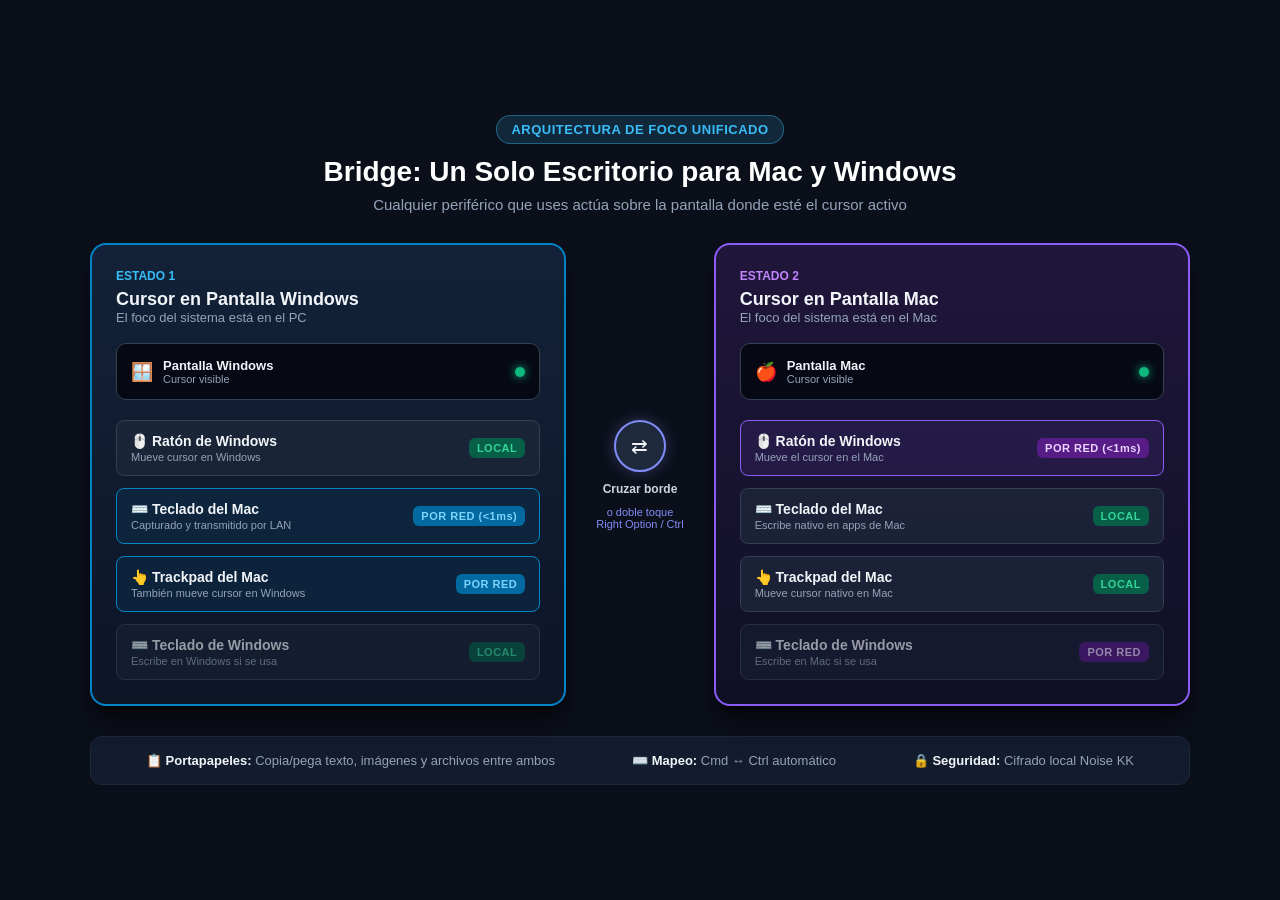
<file: assets/diagram.html>
<!DOCTYPE html>
<html lang="es">
<head>
  <meta charset="UTF-8">
  <meta name="viewport" content="width=device-width, initial-scale=1.0">
  <title>Bridge - Arquitectura de Foco Global Unificado</title>
  <style>
    * { box-sizing: border-box; margin: 0; padding: 0; }
    body {
      background-color: #0b0f19;
      color: #f1f5f9;
      font-family: -apple-system, BlinkMacSystemFont, "Segoe UI", Roboto, Helvetica, Arial, sans-serif;
      padding: 40px 20px;
      display: flex;
      justify-content: center;
      align-items: center;
      min-height: 100vh;
    }
    .container {
      max-width: 1100px;
      width: 100%;
    }
    header {
      margin-bottom: 30px;
      text-align: center;
    }
    .badge-tag {
      display: inline-block;
      background: rgba(56, 189, 248, 0.15);
      border: 1px solid rgba(56, 189, 248, 0.4);
      color: #38bdf8;
      padding: 6px 14px;
      border-radius: 9999px;
      font-size: 13px;
      font-weight: 700;
      margin-bottom: 12px;
      letter-spacing: 0.5px;
    }
    h1 {
      font-size: 28px;
      font-weight: 800;
      color: #ffffff;
      margin-bottom: 8px;
    }
    p.subtitle {
      font-size: 15px;
      color: #94a3b8;
    }
    .grid {
      display: grid;
      grid-template-columns: 1fr auto 1fr;
      gap: 20px;
      align-items: center;
    }
    .card {
      background: #131b2e;
      border-radius: 16px;
      padding: 24px;
      border: 2px solid #1e293b;
      box-shadow: 0 20px 25px -5px rgba(0, 0, 0, 0.5), 0 8px 10px -6px rgba(0, 0, 0, 0.5);
      transition: all 0.3s ease;
    }
    .card.win {
      border-color: #0284c7;
      background: linear-gradient(180deg, #132238 0%, #0d1527 100%);
    }
    .card.mac {
      border-color: #8b5cf6;
      background: linear-gradient(180deg, #20163b 0%, #0f1026 100%);
    }
    .card-header {
      margin-bottom: 18px;
    }
    .card-title {
      font-size: 18px;
      font-weight: 700;
      margin-top: 6px;
    }
    .card-desc {
      font-size: 13px;
      color: #94a3b8;
    }
    .screen-preview {
      background: #060913;
      border: 1px solid #334155;
      border-radius: 10px;
      padding: 14px;
      margin-bottom: 20px;
      display: flex;
      align-items: center;
      justify-content: space-between;
    }
    .screen-preview .info {
      display: flex;
      align-items: center;
      gap: 10px;
    }
    .status-dot {
      width: 10px;
      height: 10px;
      border-radius: 50%;
      background: #10b981;
      box-shadow: 0 0 10px #10b981;
    }
    .device-list {
      display: flex;
      flex-direction: column;
      gap: 12px;
    }
    .device-item {
      background: rgba(30, 41, 59, 0.7);
      border: 1px solid #334155;
      border-radius: 8px;
      padding: 12px 14px;
      display: flex;
      justify-content: space-between;
      align-items: center;
    }
    .device-item.highlight-win {
      border-color: #0284c7;
      background: rgba(2, 132, 199, 0.1);
    }
    .device-item.highlight-mac {
      border-color: #8b5cf6;
      background: rgba(139, 92, 246, 0.1);
    }
    .device-name {
      font-size: 14px;
      font-weight: 600;
    }
    .device-detail {
      font-size: 11px;
      color: #94a3b8;
      margin-top: 2px;
    }
    .tag {
      font-size: 11px;
      font-weight: 800;
      padding: 4px 8px;
      border-radius: 6px;
      letter-spacing: 0.5px;
    }
    .tag-local {
      background: #065f46;
      color: #34d399;
    }
    .tag-net-win {
      background: #0369a1;
      color: #7dd3fc;
    }
    .tag-net-mac {
      background: #581c87;
      color: #e9d5ff;
    }
    .divider-col {
      display: flex;
      flex-direction: column;
      align-items: center;
      gap: 10px;
      padding: 0 10px;
      text-align: center;
    }
    .switch-icon {
      width: 52px;
      height: 52px;
      border-radius: 50%;
      background: #1e293b;
      border: 2px solid #818cf8;
      display: flex;
      align-items: center;
      justify-content: center;
      font-size: 20px;
      box-shadow: 0 0 15px rgba(129, 140, 248, 0.3);
    }
    .divider-label {
      font-size: 12px;
      font-weight: 700;
      color: #cbd5e1;
    }
    .divider-sub {
      font-size: 11px;
      color: #818cf8;
    }
    footer {
      margin-top: 30px;
      background: #131b2e;
      border: 1px solid #1e293b;
      border-radius: 12px;
      padding: 16px 24px;
      display: flex;
      justify-content: space-around;
      flex-wrap: wrap;
      gap: 15px;
      font-size: 13px;
      color: #94a3b8;
    }
    footer strong {
      color: #f1f5f9;
    }
  </style>
</head>
<body>

<div class="container">
  <header>
    <div class="badge-tag">ARQUITECTURA DE FOCO UNIFICADO</div>
    <h1>Bridge: Un Solo Escritorio para Mac y Windows</h1>
    <p class="subtitle">Cualquier periférico que uses actúa sobre la pantalla donde esté el cursor activo</p>
  </header>

  <div class="grid">
    <!-- Card Windows Activo -->
    <div class="card win">
      <div class="card-header">
        <div style="color: #38bdf8; font-size: 12px; font-weight: 700; text-transform: uppercase;">Estado 1</div>
        <div class="card-title">Cursor en Pantalla Windows</div>
        <div class="card-desc">El foco del sistema está en el PC</div>
      </div>

      <div class="screen-preview">
        <div class="info">
          <span style="font-size: 18px;">🪟</span>
          <div>
            <div style="font-size: 13px; font-weight: 700;">Pantalla Windows</div>
            <div style="font-size: 11px; color: #94a3b8;">Cursor visible</div>
          </div>
        </div>
        <div class="status-dot"></div>
      </div>

      <div class="device-list">
        <div class="device-item">
          <div>
            <div class="device-name">🖱️ Ratón de Windows</div>
            <div class="device-detail">Mueve cursor en Windows</div>
          </div>
          <span class="tag tag-local">LOCAL</span>
        </div>

        <div class="device-item highlight-win">
          <div>
            <div class="device-name">⌨️ Teclado del Mac</div>
            <div class="device-detail">Capturado y transmitido por LAN</div>
          </div>
          <span class="tag tag-net-win">POR RED (&lt;1ms)</span>
        </div>

        <div class="device-item highlight-win">
          <div>
            <div class="device-name">👆 Trackpad del Mac</div>
            <div class="device-detail">También mueve cursor en Windows</div>
          </div>
          <span class="tag tag-net-win">POR RED</span>
        </div>

        <div class="device-item" style="opacity: 0.6;">
          <div>
            <div class="device-name">⌨️ Teclado de Windows</div>
            <div class="device-detail">Escribe en Windows si se usa</div>
          </div>
          <span class="tag tag-local">LOCAL</span>
        </div>
      </div>
    </div>

    <!-- Divider / Transition -->
    <div class="divider-col">
      <div class="switch-icon">⇄</div>
      <div class="divider-label">Cruzar borde</div>
      <div class="divider-sub">o doble toque<br>Right Option / Ctrl</div>
    </div>

    <!-- Card Mac Activo -->
    <div class="card mac">
      <div class="card-header">
        <div style="color: #c084fc; font-size: 12px; font-weight: 700; text-transform: uppercase;">Estado 2</div>
        <div class="card-title">Cursor en Pantalla Mac</div>
        <div class="card-desc">El foco del sistema está en el Mac</div>
      </div>

      <div class="screen-preview">
        <div class="info">
          <span style="font-size: 18px;">🍎</span>
          <div>
            <div style="font-size: 13px; font-weight: 700;">Pantalla Mac</div>
            <div style="font-size: 11px; color: #94a3b8;">Cursor visible</div>
          </div>
        </div>
        <div class="status-dot"></div>
      </div>

      <div class="device-list">
        <div class="device-item highlight-mac">
          <div>
            <div class="device-name">🖱️ Ratón de Windows</div>
            <div class="device-detail">Mueve el cursor en el Mac</div>
          </div>
          <span class="tag tag-net-mac">POR RED (&lt;1ms)</span>
        </div>

        <div class="device-item">
          <div>
            <div class="device-name">⌨️ Teclado del Mac</div>
            <div class="device-detail">Escribe nativo en apps de Mac</div>
          </div>
          <span class="tag tag-local">LOCAL</span>
        </div>

        <div class="device-item">
          <div>
            <div class="device-name">👆 Trackpad del Mac</div>
            <div class="device-detail">Mueve cursor nativo en Mac</div>
          </div>
          <span class="tag tag-local">LOCAL</span>
        </div>

        <div class="device-item" style="opacity: 0.6;">
          <div>
            <div class="device-name">⌨️ Teclado de Windows</div>
            <div class="device-detail">Escribe en Mac si se usa</div>
          </div>
          <span class="tag tag-net-mac">POR RED</span>
        </div>
      </div>
    </div>
  </div>

  <footer>
    <div>📋 <strong>Portapapeles:</strong> Copia/pega texto, imágenes y archivos entre ambos</div>
    <div>⌨️ <strong>Mapeo:</strong> Cmd ↔ Ctrl automático</div>
    <div>🔒 <strong>Seguridad:</strong> Cifrado local Noise KK</div>
  </footer>
</div>

</body>
</html>
</file>
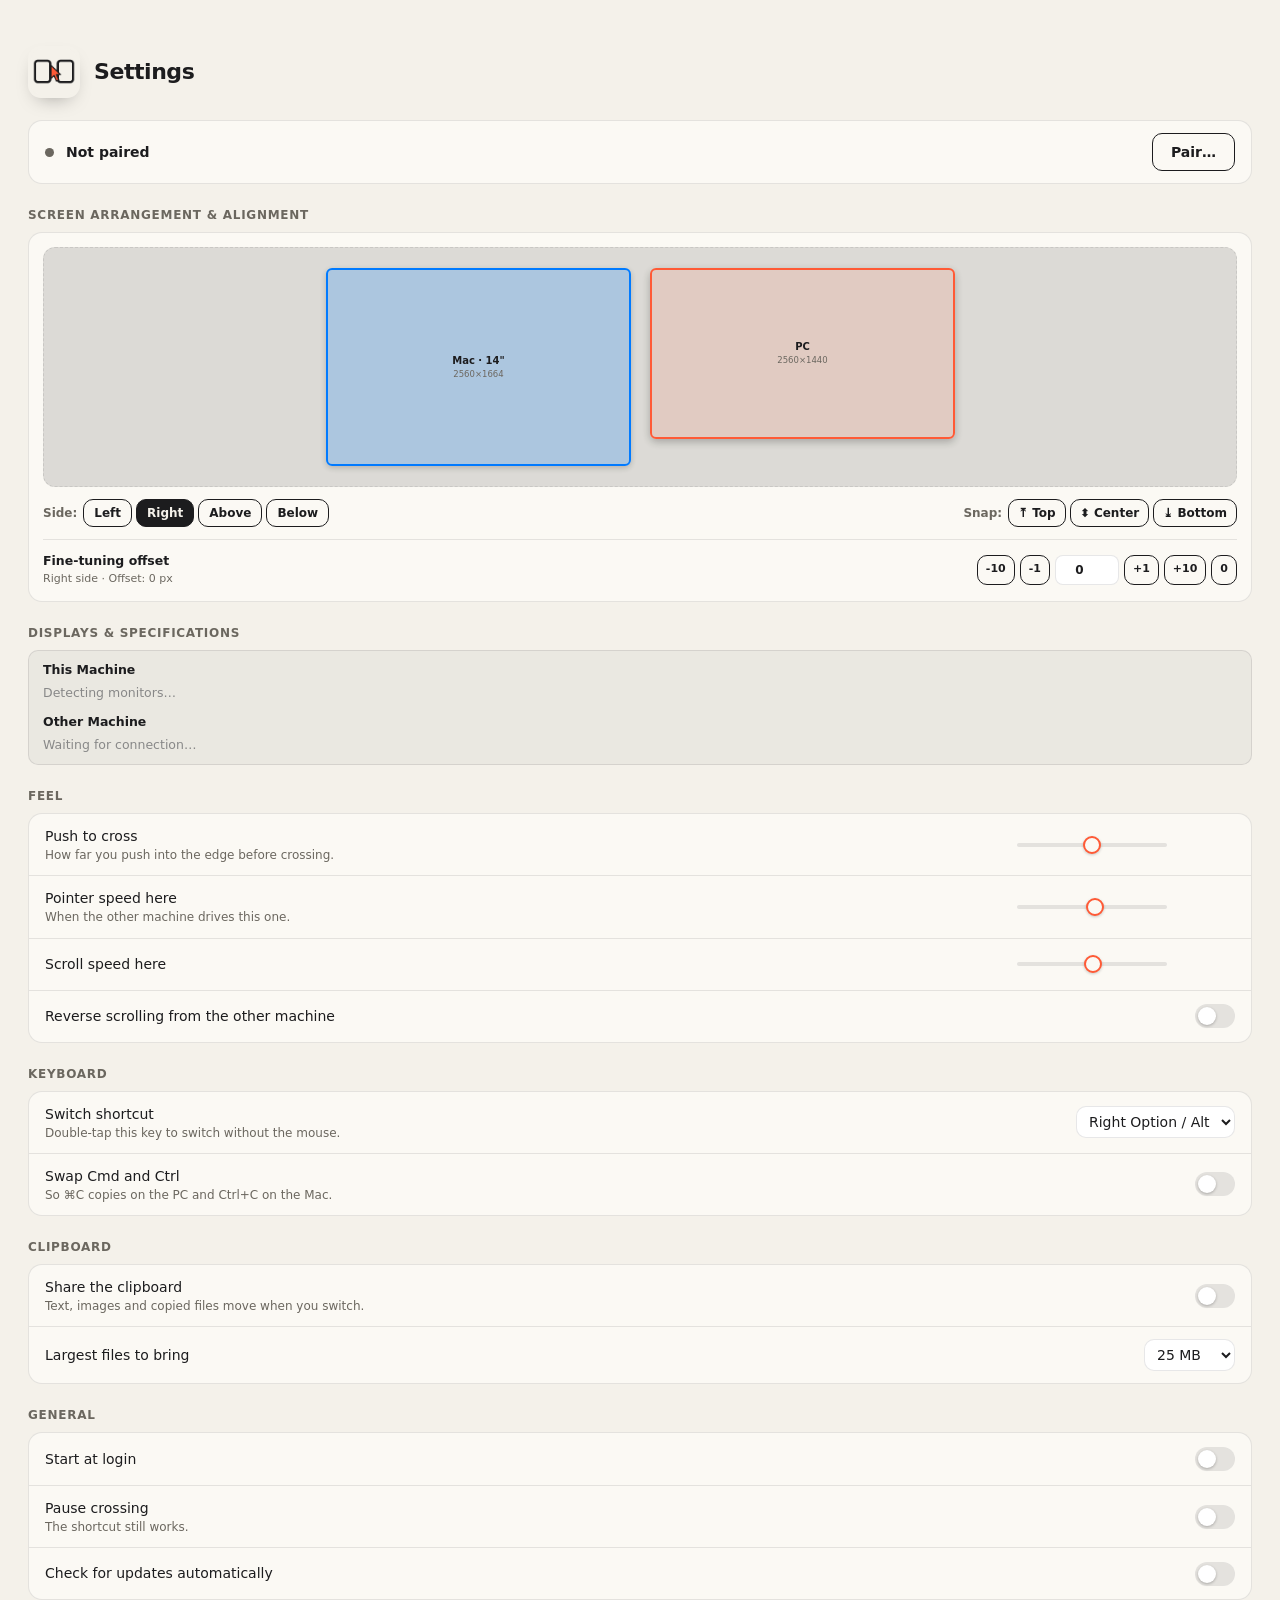
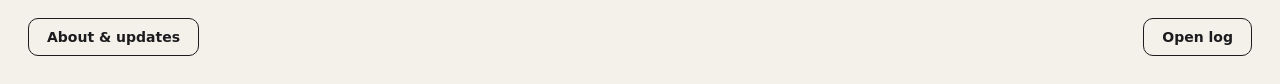
<file: assets/ui/app.html>
<!doctype html>
<html lang="en">
<head>
<meta charset="utf-8">
<meta name="viewport" content="width=device-width, initial-scale=1">
<style>
:root {
  --bg: #f4f1ea; --ink: #1c1c1e; --muted: #6b675f; --line: #1c1c1e1a; --card: #fbf9f4;
  --accent: #ff5a36; --accent-soft: #ff5a361f; --ok: #22a06b; --field: #fff;
  color-scheme: light dark;
}
@media (prefers-color-scheme: dark) {
  :root { --bg: #161513; --ink: #f1ede4; --muted: #a29d93; --line: #f1ede41c; --card: #1f1e1b; --field: #262521; --accent-soft: #ff5a3629; }
}
* { box-sizing: border-box; margin: 0; padding: 0; }
[hidden] { display: none !important; }
html, body { height: 100%; }
body {
  background: var(--bg); color: var(--ink); overflow: hidden auto;
  font: 14px/1.5 -apple-system, BlinkMacSystemFont, "Segoe UI Variable Text", "Segoe UI", system-ui, sans-serif;
  -webkit-font-smoothing: antialiased; user-select: none; -webkit-user-select: none; cursor: default;
}
svg { width: 1em; height: 1em; fill: none; stroke: currentColor; stroke-width: 1.9; stroke-linecap: round; stroke-linejoin: round; }
button { font: inherit; color: inherit; cursor: pointer; }
input, select { font: inherit; color: var(--ink); }
.page { display: none; min-height: 100%; padding: 46px 28px 28px; animation: in .35s cubic-bezier(.2,.8,.2,1); }
body.win .page { padding-top: 28px; }
.page.on { display: block; }
@keyframes in { from { opacity: 0; transform: translateY(8px); } }
.drag { position: fixed; inset: 0 0 auto 0; height: 34px; }
.head { display: flex; align-items: center; gap: 14px; margin-bottom: 22px; }
.head img { width: 52px; height: 52px; border-radius: 13px; box-shadow: 0 8px 20px -10px #0006; }
h1 { font-size: 22px; font-weight: 700; letter-spacing: -.02em; line-height: 1.15; }
h2 { font-size: 12px; font-weight: 600; letter-spacing: .06em; text-transform: uppercase; color: var(--muted); margin: 22px 0 8px; }
.sub { color: var(--muted); }
.btn {
  display: inline-flex; align-items: center; justify-content: center; gap: 8px; min-height: 38px; padding: 0 18px;
  border-radius: 10px; border: 1.5px solid var(--ink); background: transparent; font-weight: 600;
  transition: transform .15s, box-shadow .15s, opacity .2s;
}
.btn:hover { transform: translateY(-1px); box-shadow: 0 3px 0 var(--ink); }
.btn:active { transform: translateY(1px); box-shadow: none; }
.btn.primary { background: var(--ink); color: var(--bg); }
.btn.danger { border-color: #d6453a; color: #d6453a; }
.btn.danger:hover { box-shadow: 0 3px 0 #d6453a; }
.btn:disabled { opacity: .4; pointer-events: none; }
.btn svg { width: 16px; height: 16px; }
.link { border: 0; background: none; color: var(--accent); font-weight: 600; text-decoration: underline; text-underline-offset: 3px; }
.row { display: flex; gap: 10px; align-items: center; }
.grow { flex: 1; }
.card { padding: 16px; border-radius: 14px; background: var(--card); border: 1px solid var(--line); }
.status { min-height: 22px; margin-top: 12px; font-size: 13px; color: var(--muted); text-align: center; }
.status.err { color: #d6453a; }
.shake { animation: shake .4s; }
@keyframes shake { 20%, 60% { transform: translateX(-6px); } 40%, 80% { transform: translateX(6px); } }

/* Segmented control */
.seg { display: grid; grid-template-columns: 1fr 1fr; padding: 3px; border-radius: 11px; background: var(--line); margin-bottom: 22px; }
.seg button { border: 0; background: none; padding: 7px; border-radius: 8px; font-weight: 600; color: var(--muted); transition: all .2s; }
.seg button.on { background: var(--card); color: var(--ink); box-shadow: 0 1px 3px #0002; }

/* Pairing digits */
.digits { display: flex; justify-content: center; gap: 8px; margin: 8px 0 6px; }
.digits .sep { width: 10px; align-self: center; height: 2px; background: var(--muted); }
.digit {
  width: 46px; height: 60px; display: grid; place-items: center; border-radius: 12px;
  border: 1.5px solid var(--ink); background: var(--field); box-shadow: 0 3px 0 var(--ink);
  font: 600 28px/1 ui-monospace, "SF Mono", "Cascadia Mono", Consolas, monospace;
}
.show .digit { opacity: 0; transform: translateY(10px); animation: pop .45s cubic-bezier(.3,1.5,.5,1) forwards; }
@keyframes pop { to { opacity: 1; transform: none; } }
input.digit { text-align: center; outline: none; caret-color: var(--accent); }
input.digit:focus { border-color: var(--accent); box-shadow: 0 3px 0 var(--accent); }
.where { text-align: center; color: var(--muted); font-size: 13px; margin-top: 14px; }
.where b { color: var(--ink); font-family: ui-monospace, "SF Mono", Consolas, monospace; font-weight: 500; }
.waiting { display: flex; justify-content: center; align-items: center; gap: 10px; margin-top: 18px; color: var(--muted); }
.spin { width: 16px; height: 16px; border-radius: 50%; border: 2px solid var(--line); border-top-color: var(--accent); animation: spin .8s linear infinite; }
@keyframes spin { to { transform: rotate(360deg); } }
.field { width: 100%; height: 38px; padding: 0 12px; border-radius: 10px; border: 1.5px solid var(--line); background: var(--field); outline: none; }
.field:focus { border-color: var(--accent); }
.done { text-align: center; padding: 30px 0 10px; }
.tick { width: 72px; height: 72px; margin: 0 auto 16px; border-radius: 50%; display: grid; place-items: center; background: var(--ok); color: #fff; animation: pop .5s cubic-bezier(.3,1.6,.5,1) both; }
.tick svg { width: 38px; height: 38px; stroke-width: 3; stroke-dasharray: 30; stroke-dashoffset: 30; animation: draw .5s .25s forwards; }
@keyframes draw { to { stroke-dashoffset: 0; } }

/* Settings */
.list { border-radius: 14px; background: var(--card); border: 1px solid var(--line); overflow: hidden; }
.item { display: flex; align-items: center; gap: 14px; padding: 12px 16px; min-height: 52px; }
.item + .item { border-top: 1px solid var(--line); }
.item .t { flex: 1; }
.item .t small { display: block; color: var(--muted); font-size: 12px; line-height: 1.35; }
.toggle { position: relative; width: 40px; height: 24px; flex: none; border-radius: 99px; background: var(--line); border: 0; transition: background .2s; }
.toggle::after { content: ""; position: absolute; top: 3px; left: 3px; width: 18px; height: 18px; border-radius: 50%; background: #fff; box-shadow: 0 1px 3px #0004; transition: transform .25s cubic-bezier(.3,1.4,.5,1); }
.toggle.on { background: var(--accent); }
.toggle.on::after { transform: translateX(16px); }
input[type=range] { -webkit-appearance: none; appearance: none; width: 150px; height: 4px; border-radius: 4px; background: var(--line); outline: none; }
input[type=range]::-webkit-slider-thumb { -webkit-appearance: none; width: 18px; height: 18px; border-radius: 50%; background: var(--card); border: 2px solid var(--accent); box-shadow: 0 1px 3px #0003; }
.val { width: 54px; text-align: right; font-variant-numeric: tabular-nums; color: var(--muted); font-size: 13px; }
select.field { width: auto; height: 32px; padding: 0 8px; }
.layout { display: grid; place-items: center; padding: 16px; }
.layout .pad { position: relative; width: 250px; height: 150px; }
.layout .me { position: absolute; inset: 34px 62px; border-radius: 10px; border: 2px solid var(--ink); display: grid; place-items: center; font-weight: 600; font-size: 13px; background: var(--field); }
.layout .side { position: absolute; border: 2px dashed var(--line); border-radius: 8px; background: none; color: var(--muted); font-size: 12px; transition: all .2s; }
.layout .side:hover { border-color: var(--accent); color: var(--accent); }
.layout .side.on { border: 2px solid var(--accent); background: var(--accent-soft); color: var(--ink); font-weight: 600; }
.side.left { left: 0; top: 34px; bottom: 34px; width: 54px; }
.side.right { right: 0; top: 34px; bottom: 34px; width: 54px; }
.side.top { top: 0; left: 62px; right: 62px; height: 28px; }
.side.bottom { bottom: 0; left: 62px; right: 62px; height: 28px; }
.peer { display: flex; align-items: center; gap: 12px; }
.dot { width: 9px; height: 9px; border-radius: 50%; background: var(--muted); }
.dot.on { background: var(--ok); box-shadow: 0 0 0 4px #22a06b33; }

/* Welcome */
.steps { display: grid; gap: 10px; }
.step { display: flex; gap: 14px; align-items: center; padding: 14px 16px; border-radius: 14px; background: var(--card); border: 1px solid var(--line); transition: border-color .3s; }
.step .n { flex: none; width: 30px; height: 30px; border-radius: 50%; display: grid; place-items: center; font-weight: 700; background: var(--line); transition: all .3s; }
.step.ok .n { background: var(--ok); color: #fff; }
.step.ok { border-color: #22a06b55; }
.step .t { flex: 1; }
.step .t small { display: block; color: var(--muted); font-size: 12px; }
.step.ok .btn { display: none; }

/* About */
.center { text-align: center; }
.big-icon { width: 96px; height: 96px; border-radius: 22px; box-shadow: 0 12px 28px -12px #0007; animation: float 5s ease-in-out infinite; }
@keyframes float { 50% { transform: translateY(-5px); } }
.bar { height: 6px; border-radius: 6px; background: var(--line); overflow: hidden; margin-top: 14px; }
.bar i { display: block; height: 100%; width: 0; background: var(--accent); transition: width .2s; }
.notes { margin-top: 12px; max-height: 120px; overflow: auto; text-align: left; font-size: 12.5px; color: var(--muted); white-space: pre-wrap; user-select: text; -webkit-user-select: text; }

/* Banner */
body.banner { background: transparent; overflow: hidden; }
.toast {
  position: absolute; inset: 8px; display: flex; align-items: center; gap: 12px; padding: 12px 14px;
  border-radius: 16px; background: color-mix(in srgb, var(--card) 94%, transparent); border: 1px solid var(--line);
  box-shadow: 0 10px 30px -10px #0006; animation: slide .45s cubic-bezier(.2,.9,.25,1.2);
  -webkit-backdrop-filter: blur(20px); backdrop-filter: blur(20px);
}
.toast.out { animation: away .3s ease-in forwards; }
@keyframes slide { from { opacity: 0; transform: translateX(40px); } }
@keyframes away { to { opacity: 0; transform: translateX(40px); } }
.toast img { width: 38px; height: 38px; border-radius: 9px; flex: none; }
.toast b { display: block; font-size: 13.5px; }
.toast span { display: block; font-size: 12.5px; color: var(--muted); line-height: 1.35; overflow: hidden; display: -webkit-box; -webkit-line-clamp: 2; -webkit-box-orient: vertical; }
.toast .x { position: absolute; top: 6px; right: 8px; border: 0; background: none; color: var(--muted); opacity: 0; transition: opacity .2s; font-size: 15px; }
.toast:hover .x { opacity: 1; }
</style>
</head>
<body>
<div class="drag" data-drag></div>

<!-- Welcome -->
<section class="page" id="welcome">
  <div class="head"><img data-icon alt=""><div><h1>Welcome to Bridge</h1><p class="sub">Three quick steps and you're set.</p></div></div>
  <div class="steps">
    <div class="step" id="st-install"><span class="n">1</span><div class="t"><b data-os="mac">Move to Applications</b><b data-os="win">Install Bridge</b>
      <small data-os="mac">So it can start at login and keep its permissions.</small><small data-os="win">Into Program Files, with a Start menu entry. Windows will ask for permission.</small></div>
      <button class="btn" data-cmd="install"><span data-os="mac">Move</span><span data-os="win">Install</span></button></div>
    <div class="step" id="st-perm" data-os="mac"><span class="n">2</span><div class="t"><b>Allow Accessibility</b><small>Lets Bridge read and send keyboard and mouse input. Switch Bridge on in the list.</small></div>
      <button class="btn" data-cmd="openAccessibility">Open Settings</button></div>
    <div class="step" id="st-pair"><span class="n" data-num></span><div class="t"><b>Pair with your other machine</b><small>One shows a code, the other types it in.</small></div>
      <button class="btn primary" data-open="pair">Pair</button></div>
  </div>
  <div class="row" style="margin-top:22px"><span class="grow"></span><button class="btn" data-cmd="close" id="welcome-done">Later</button></div>
</section>

<!-- Pair -->
<section class="page" id="pair">
  <div class="head"><img data-icon alt=""><div><h1>Pair your machines</h1><p class="sub">Do this once. They'll find each other after that.</p></div></div>
  <div class="seg"><button data-tab="show" class="on">Show a code</button><button data-tab="enter">Enter a code</button></div>
  <div id="tab-show">
    <div class="digits show" id="code-show"></div>
    <p class="where">On the other machine choose <b>Pair → Enter a code</b>.<br>This machine: <b id="me-name">…</b> at <b id="me-ip">…</b></p>
    <div class="waiting" id="waiting"><span class="spin"></span>Waiting for the other machine…</div>
  </div>
  <div id="tab-enter" hidden>
    <div class="digits" id="code-enter"></div>
    <p class="where" id="addr-hint"><button class="link" id="addr-toggle">Can't find it? Enter its address</button></p>
    <div id="addr-row" hidden style="margin:12px auto 0;max-width:300px"><input class="field" id="addr" placeholder="e.g. 192.168.1.20" spellcheck="false" inputmode="decimal"></div>
    <div class="row" style="justify-content:center;margin-top:18px"><button class="btn primary" id="join" disabled>Pair</button></div>
  </div>
  <div id="pair-done" class="done" hidden><div class="tick"><svg viewBox="0 0 24 24"><path d="m5 12.5 4.5 4.5L19 7.5"/></svg></div><h1 id="done-title">Paired</h1><p class="sub" style="margin-top:6px">Push the pointer off the edge to cross over.</p>
    <div class="row" style="justify-content:center;margin-top:22px"><button class="btn primary" data-cmd="close">Done</button></div></div>
  <p class="status" id="pair-status"></p>
</section>

<!-- Settings -->
<section class="page" id="settings">
  <div class="head"><img data-icon alt=""><div><h1>Settings</h1><p class="sub" id="ver"></p></div></div>
  <div class="list"><div class="item peer"><span class="dot" id="peer-dot"></span><div class="t"><b id="peer-name">Not paired</b><small id="peer-sub"></small></div>
    <button class="btn" data-open="pair" id="pair-btn">Pair…</button><button class="btn danger" id="unpair" hidden>Unpair</button></div></div>

  <h2>Screen Arrangement &amp; Alignment</h2>
  <div class="list" style="padding:14px;background:var(--card);border-radius:14px;border:1px solid var(--line);margin-bottom:14px;">
    <!-- Interactive Canvas Stage -->
    <div id="layout-stage" style="position:relative;width:100%;height:240px;border-radius:12px;background:rgba(0,0,0,0.12);border:1px dashed var(--line);overflow:hidden;display:flex;align-items:center;justify-content:center;touch-action:none;-webkit-user-select:none;user-select:none;">
      
      <!-- Magnetic Snap Guideline Indicators -->
      <div id="snap-guide-h" style="position:absolute;left:0;right:0;height:1px;background:var(--accent);display:none;pointer-events:none;z-index:10;box-shadow:0 0 6px var(--accent);"></div>
      <div id="snap-guide-v" style="position:absolute;top:0;bottom:0;width:1px;background:var(--accent);display:none;pointer-events:none;z-index:10;box-shadow:0 0 6px var(--accent);"></div>

      <!-- Local Machine Screens Cluster (Interactive & Draggable) -->
      <div id="local-cluster" style="position:absolute;z-index:4;cursor:grab;touch-action:none;transition:box-shadow .15s;"></div>

      <!-- Peer Machine Screens Cluster (Interactive & Draggable) -->
      <div id="peer-cluster" style="position:absolute;z-index:5;cursor:grab;touch-action:none;transition:box-shadow .15s;"></div>

      <!-- Live Snap Notification Overlay -->
      <div id="snap-badge" style="position:absolute;bottom:8px;padding:3px 10px;border-radius:99px;background:rgba(0,0,0,0.7);color:#fff;font-size:11px;font-weight:600;display:none;z-index:20;backdrop-filter:blur(8px);-webkit-backdrop-filter:blur(8px);">Magnetic Snap</div>
    </div>

    <!-- Quick Presets and Edge Selectors -->
    <div style="display:flex;align-items:center;justify-content:space-between;margin-top:12px;gap:8px;flex-wrap:wrap;">
      <div class="row" style="gap:4px;">
        <span style="font-size:12px;color:var(--muted);font-weight:600;margin-right:2px;">Side:</span>
        <button class="btn side-btn" style="min-height:28px;padding:0 10px;font-size:12px;" data-side="left">Left</button>
        <button class="btn side-btn" style="min-height:28px;padding:0 10px;font-size:12px;" data-side="right">Right</button>
        <button class="btn side-btn" style="min-height:28px;padding:0 10px;font-size:12px;" data-side="top">Above</button>
        <button class="btn side-btn" style="min-height:28px;padding:0 10px;font-size:12px;" data-side="bottom">Below</button>
      </div>

      <div class="row" style="gap:4px;" id="align-presets">
        <span style="font-size:12px;color:var(--muted);font-weight:600;margin-right:2px;">Snap:</span>
        <button class="btn" id="btn-align-start" style="min-height:28px;padding:0 9px;font-size:12px;" title="Align Tops / Lefts">⤒ Top</button>
        <button class="btn" id="btn-align-center" style="min-height:28px;padding:0 9px;font-size:12px;" title="Center Align">⬍ Center</button>
        <button class="btn" id="btn-align-end" style="min-height:28px;padding:0 9px;font-size:12px;" title="Align Bottoms / Rights">⤓ Bottom</button>
      </div>
    </div>

    <!-- Manual Fine-Tuning Controls -->
    <div style="display:flex;align-items:center;justify-content:space-between;margin-top:12px;padding-top:12px;border-top:1px solid var(--line);gap:10px;flex-wrap:wrap;">
      <div style="display:flex;flex-direction:column;">
        <b style="font-size:12.5px;">Fine-tuning offset</b>
        <small style="color:var(--muted);font-size:11px;" id="offset-sub">Drag screen or use buttons for exact pixel alignment</small>
      </div>
      <div class="row" style="gap:5px;">
        <button class="btn" id="btn-fine-sub-10" style="min-height:30px;padding:0 8px;font-size:11px;" title="-10 px">-10</button>
        <button class="btn" id="btn-fine-sub-1" style="min-height:30px;padding:0 8px;font-size:11px;" title="-1 px">-1</button>
        <input type="number" id="offset-val-input" style="width:64px;height:30px;text-align:center;border-radius:8px;border:1.5px solid var(--line);background:var(--field);font-weight:600;font-size:12px;" value="0">
        <button class="btn" id="btn-fine-add-1" style="min-height:30px;padding:0 8px;font-size:11px;" title="+1 px">+1</button>
        <button class="btn" id="btn-fine-add-10" style="min-height:30px;padding:0 8px;font-size:11px;" title="+10 px">+10</button>
        <button class="btn" id="btn-fine-zero" style="min-height:30px;padding:0 8px;font-size:11px;" title="Reset to 0">0</button>
      </div>
    </div>
  </div>

  <h2>Displays &amp; Specifications</h2>
  <div class="list" id="displays-list" style="font-size:12.5px;padding:10px 14px;background:rgba(128,128,128,0.08);border-radius:10px;margin-bottom:14px;">
    <div id="local-displays-box" style="margin-bottom:10px;">
      <div style="font-weight:600;margin-bottom:4px;" id="local-disp-title">This Machine</div>
      <div id="local-disp-items" style="color:var(--sub, #888);">Detecting monitors…</div>
    </div>
    <div id="peer-displays-box">
      <div style="font-weight:600;margin-bottom:4px;" id="peer-disp-title">Other Machine</div>
      <div id="peer-disp-items" style="color:var(--sub, #888);">Waiting for connection…</div>
    </div>
  </div>

  <h2>Feel</h2>
  <div class="list">
    <div class="item"><div class="t">Push to cross<small>How far you push into the edge before crossing.</small></div><input type="range" min="0" max="150" step="5" data-key="edge_resistance"><span class="val" data-fmt="px"></span></div>
    <div class="item"><div class="t">Pointer speed here<small>When the other machine drives this one.</small></div><input type="range" min="0.5" max="3" step="0.1" data-key="incoming_pointer_scale"><span class="val" data-fmt="x"></span></div>
    <div class="item"><div class="t">Scroll speed here</div><input type="range" min="0.25" max="4" step="0.05" data-key="incoming_scroll_scale"><span class="val" data-fmt="x"></span></div>
    <div class="item"><div class="t">Reverse scrolling from the other machine</div><button class="toggle" data-key="invert_incoming_scroll"></button></div>
  </div>

  <h2>Keyboard</h2>
  <div class="list">
    <div class="item"><div class="t">Switch shortcut<small>Double-tap this key to switch without the mouse.</small></div>
      <select class="field" data-key="hotkey" data-num>
        <option value="230">Right Option / Alt</option><option value="228">Right Control</option><option value="231">Right ⌘ / Win</option><option value="229">Right Shift</option><option value="57">Caps Lock</option>
      </select></div>
    <div class="item"><div class="t">Swap Cmd and Ctrl<small>So ⌘C copies on the PC and Ctrl+C on the Mac.</small></div><button class="toggle" data-key="swap_cmd_ctrl"></button></div>
  </div>

  <h2>Clipboard</h2>
  <div class="list">
    <div class="item"><div class="t">Share the clipboard<small>Text, images and copied files move when you switch.</small></div><button class="toggle" data-key="share_clipboard"></button></div>
    <div class="item"><div class="t">Largest files to bring</div>
      <select class="field" data-key="max_clipboard_files_mb" data-num><option value="25">25 MB</option><option value="100">100 MB</option><option value="200">200 MB</option><option value="500">500 MB</option></select></div>
  </div>

  <h2>General</h2>
  <div class="list">
    <div class="item"><div class="t">Start at login</div><button class="toggle" data-special="autostart"></button></div>
    <div class="item"><div class="t">Pause crossing<small>The shortcut still works.</small></div><button class="toggle" data-key="paused"></button></div>
    <div class="item" data-os="win"><div class="t">Keep the pointer in full-screen apps<small>Games and films don't lose it to the Mac.</small></div><button class="toggle" data-key="block_in_fullscreen"></button></div>
    <div class="item"><div class="t">Check for updates automatically</div><button class="toggle" data-key="check_updates"></button></div>
  </div>
  <div class="row" style="margin-top:18px"><button class="btn" data-open="about">About &amp; updates</button><span class="grow"></span><button class="btn" data-cmd="openLog">Open log</button>
    <button class="btn danger" data-cmd="uninstall" data-os="win">Uninstall</button></div>
</section>

<!-- About -->
<section class="page" id="about">
  <div class="center" style="padding-top:10px"><img data-icon class="big-icon" alt="">
    <h1 style="margin-top:16px">Bridge</h1><p class="sub" id="about-ver"></p>
    <div class="card" style="margin-top:22px" id="upd">
      <div class="row" style="justify-content:center"><span class="spin" id="upd-spin" hidden></span><b id="upd-title">Check for updates</b></div>
      <div class="notes" id="upd-notes" hidden></div>
      <div class="bar" id="upd-bar" hidden><i id="upd-fill"></i></div>
      <div class="row" style="justify-content:center;margin-top:14px"><button class="btn" id="upd-check">Check now</button><button class="btn primary" id="upd-install" hidden>Install and relaunch</button></div>
    </div>
    <p class="sub" style="margin-top:18px;font-size:12.5px">One keyboard and mouse for a Mac and a PC.<br>Free for personal use · by Ishan Malu</p>
    <div class="row" style="justify-content:center;margin-top:12px"><button class="link" data-url="https://bridge.ishanmalu.dev">Website</button><button class="link" data-url="https://github.com/ishanmalu/bridge">Source</button></div>
  </div>
</section>

<!-- Banner -->
<section class="page" id="banner" style="padding:0">
  <div class="toast" id="toast"><img data-icon alt=""><div class="grow"><b id="t-title"></b><span id="t-body"></span></div><button class="x" data-cmd="close" aria-label="Dismiss">✕</button></div>
</section>

<script>
(() => {
  // Inside Bridge, window.BRIDGE is set by the app. Opened in a browser, it previews: ?page=pair&os=win
  const q = new URLSearchParams(location.search);
  const B = window.BRIDGE || { page: q.get('page') || 'settings', os: q.get('os') || 'mac', icon: '../icon-256.png', preview: true };
  const $ = (s, r = document) => r.querySelector(s), $$ = (s, r = document) => [...r.querySelectorAll(s)];
  const send = (m) => window.ipc && window.ipc.postMessage(JSON.stringify(m));
  document.body.classList.add(B.os);
  if (B.page === 'banner') document.body.classList.add('banner');
  $$('[data-os]').forEach((el) => { if (el.dataset.os !== B.os) el.remove(); });
  $$('[data-icon]').forEach((i) => (i.src = B.icon));
  $('#' + B.page).classList.add('on');
  $$('[data-cmd]').forEach((b) => b.addEventListener('click', () => send({ cmd: b.dataset.cmd })));
  $$('[data-open]').forEach((b) => b.addEventListener('click', () => send({ cmd: 'open', page: b.dataset.open })));
  $$('[data-url]').forEach((b) => b.addEventListener('click', () => send({ cmd: 'url', url: b.dataset.url })));
  $$('[data-drag]').forEach((d) => d.addEventListener('mousedown', () => send({ cmd: 'drag' })));
  if (B.os === 'win') $$('[data-drag]').forEach((d) => d.remove());

  const handlers = {};
  window.bridge = { recv: (m) => handlers[m.type] && handlers[m.type](m) };

  /* Welcome */
  handlers.welcome = (m) => {
    $('#st-install').classList.toggle('ok', m.installed);
    if ($('#st-perm')) $('#st-perm').classList.toggle('ok', m.trusted);
    $('#st-pair').classList.toggle('ok', m.paired);
    $('[data-num]', $('#st-pair')).textContent = B.os === 'mac' ? '3' : '2';
    const all = m.installed && (B.os !== 'mac' || m.trusted) && m.paired;
    $('#welcome-done').textContent = all ? 'Done' : 'Later';
    $('#welcome-done').classList.toggle('primary', all);
  };

  /* Pair */
  let tab = 'show';
  const status = (t, err) => { const s = $('#pair-status'); s.textContent = t || ''; s.classList.toggle('err', !!err); };
  const setTab = (t) => {
    tab = t;
    $$('.seg button').forEach((b) => b.classList.toggle('on', b.dataset.tab === t));
    $('#tab-show').hidden = t !== 'show'; $('#tab-enter').hidden = t !== 'enter';
    status('');
    send({ cmd: t === 'show' ? 'host' : 'cancelHost' });
    if (t === 'enter') setTimeout(() => $('#code-enter input').focus(), 50);
  };
  $$('.seg button').forEach((b) => b.addEventListener('click', () => setTab(b.dataset.tab)));
  const enter = $('#code-enter');
  for (let i = 0; i < 6; i++) {
    if (i === 3) enter.insertAdjacentHTML('beforeend', '<span class="sep"></span>');
    const inp = document.createElement('input');
    inp.className = 'digit'; inp.maxLength = 1; inp.inputMode = 'numeric'; inp.autocomplete = 'off';
    enter.appendChild(inp);
  }
  const boxes = $$('input', enter);
  const code = () => boxes.map((b) => b.value).join('');
  const refresh = () => ($('#join').disabled = !/^\d{6}$/.test(code()));
  boxes.forEach((b, i) => {
    b.addEventListener('input', () => {
      const d = b.value.replace(/\D/g, '');
      if (d.length > 1) { // pasted
        d.slice(0, 6 - i).split('').forEach((c, k) => (boxes[i + k].value = c));
        boxes[Math.min(5, i + d.length - 1)].focus();
      } else { b.value = d; if (d && i < 5) boxes[i + 1].focus(); }
      refresh(); status('');
      if (/^\d{6}$/.test(code()) && document.activeElement === boxes[5]) $('#join').focus();
    });
    b.addEventListener('keydown', (e) => {
      if (e.key === 'Backspace' && !b.value && i > 0) { boxes[i - 1].focus(); boxes[i - 1].value = ''; refresh(); }
      if (e.key === 'Enter' && !$('#join').disabled) $('#join').click();
    });
    b.addEventListener('paste', (e) => {
      const d = (e.clipboardData.getData('text') || '').replace(/\D/g, '').slice(0, 6);
      if (d) { e.preventDefault(); d.split('').forEach((c, k) => boxes[k] && (boxes[k].value = c)); boxes[Math.min(5, d.length)].focus(); refresh(); }
    });
  });
  $('#addr-toggle').addEventListener('click', () => { $('#addr-row').hidden = false; $('#addr-hint').hidden = true; $('#addr').focus(); });
  $('#addr').addEventListener('keydown', (e) => { if (e.key === 'Enter' && !$('#join').disabled) $('#join').click(); });
  $('#join').addEventListener('click', () => {
    $('#join').disabled = true; status('Pairing…');
    send({ cmd: 'join', code: code(), addr: $('#addr').value.trim() || null });
  });
  handlers.me = (m) => { $('#me-name').textContent = m.name; $('#me-ip').textContent = m.ip || 'unknown'; };
  handlers.code = (m) => {
    const box = $('#code-show'); box.innerHTML = '';
    m.code.split('').forEach((c, i) => {
      if (i === 3) box.insertAdjacentHTML('beforeend', '<span class="sep"></span>');
      const d = document.createElement('div'); d.className = 'digit'; d.textContent = c;
      d.style.animationDelay = i * 70 + 'ms'; box.appendChild(d);
    });
    $('#me-ip').textContent = m.ip || 'unknown';
    $('#waiting').hidden = false;
  };
  handlers.paired = (m) => {
    $('.seg').hidden = true; $('#tab-show').hidden = true; $('#tab-enter').hidden = true; status('');
    $('#done-title').textContent = 'Paired with ' + m.name; $('#pair-done').hidden = false;
  };
  handlers.pairError = (m) => {
    status(m.msg, true);
    if (tab === 'enter') { enter.classList.remove('shake'); void enter.offsetWidth; enter.classList.add('shake'); refresh(); boxes.forEach((b) => (b.value = '')); boxes[0].focus(); refresh(); }
    else $('#waiting').hidden = true;
  };
  if (B.page === 'pair') setTimeout(() => setTab(B.tab || 'show'), 0);

  /* Settings */
  let cfg = {};
  let curSide = 'right';
  let curOffset = 0;
  let curPeer = null;
  let localDisplays = [];
  let peerDisplays = [];
  let layoutScale = 0.08;
  let lBounds = { minX: 0, minY: 0, w: 2560, h: 1664 };
  let pBounds = { minX: 0, minY: 0, w: 2560, h: 1440 };
  let isDragging = false;

  const stage = $('#layout-stage');
  const localCluster = $('#local-cluster');
  const peerCluster = $('#peer-cluster');
  const guideH = $('#snap-guide-h');
  const guideV = $('#snap-guide-v');
  const snapBadge = $('#snap-badge');
  const offsetInput = $('#offset-val-input');
  const offsetSub = $('#offset-sub');

  const fmt = (el, v) => {
    const out = el.nextElementSibling; if (!out || !out.classList.contains('val')) return;
    out.textContent = out.dataset.fmt === 'px' ? `${Math.round(v)} px` : `${(+v).toFixed(2).replace(/0$/, '')}×`;
  };
  const set = (key, value) => { cfg[key] = value; send({ cmd: 'set', key, value }); };
  $$('#settings [data-key]').forEach((el) => {
    const key = el.dataset.key;
    if (el.classList.contains('toggle')) el.addEventListener('click', () => { const v = !el.classList.contains('on'); el.classList.toggle('on', v); set(key, v); });
    else if (el.type === 'range') { el.addEventListener('input', () => fmt(el, el.value)); el.addEventListener('change', () => set(key, +el.value)); }
    else if (el.tagName === 'SELECT') el.addEventListener('change', () => set(key, el.dataset.num !== undefined ? +el.value : el.value));
  });
  $('[data-special=autostart]').addEventListener('click', (e) => { const v = !e.target.classList.contains('on'); send({ cmd: 'autostart', value: v }); });
  $$('[data-side]').forEach((b) => b.addEventListener('click', () => {
    $$('[data-side]').forEach((x) => x.classList.toggle('on', x === b));
    set('peer_side', b.dataset.side);
    commitLayout(b.dataset.side, curOffset);
  }));
  $('#unpair').addEventListener('click', () => { if (confirm('Unpair? You can pair again any time.')) send({ cmd: 'unpair' }); });

  function sanitizeDisplays(ds, defW, defH) {
    if (!ds || !ds.length) return [];
    const placed = [];
    return ds.map((d) => {
      let x = (typeof d.x === 'number') ? d.x : 0;
      let y = (typeof d.y === 'number') ? d.y : 0;
      const w = d.width || defW;
      const h = d.height || defH;
      // If another display is placed at the identical position, shift to prevent stacking
      while (placed.some((p) => Math.abs(p.x - x) < 15 && Math.abs(p.y - y) < 15)) {
        x += w + 20;
      }
      placed.push({ x, y, w, h });
      return { ...d, x, y, width: w, height: h };
    });
  }

  function getBounds(ds, defW, defH) {
    if (!ds || !ds.length) {
      return { minX: 0, minY: 0, maxX: defW, maxY: defH, w: defW, h: defH };
    }
    let minX = Infinity, minY = Infinity, maxX = -Infinity, maxY = -Infinity;
    ds.forEach((d) => {
      const x = d.x || 0;
      const y = d.y || 0;
      const w = d.width || defW;
      const h = d.height || defH;
      if (x < minX) minX = x;
      if (y < minY) minY = y;
      if (x + w > maxX) maxX = x + w;
      if (y + h > maxY) maxY = y + h;
    });
    return { minX, minY, maxX, maxY, w: Math.max(100, maxX - minX), h: Math.max(100, maxY - minY) };
  }

  function formatMonitorCard(d, fallbackName, isLocal, rx, ry, rw, rh) {
    let rawName = (d.name || fallbackName || '').trim();
    let name = rawName;
    if (/built-in/i.test(name)) {
      name = (isLocal && B.os === 'mac') || (!isLocal && B.os !== 'mac') ? 'Mac' : 'Built-in';
    }
    const inchStr = d.inches ? `${d.inches}"` : '';
    const resStr = `${d.pixel_width || d.width}×${d.pixel_height || d.height}`;

    const borderCol = isLocal ? '#007aff' : 'var(--accent)';
    const bgCol = isLocal ? 'rgba(0,122,255,0.22)' : 'var(--accent-soft)';
    const shadow = isLocal ? '0 2px 6px rgba(0,0,0,0.2)' : '0 3px 8px rgba(0,0,0,0.25)';

    let contentHtml = '';
    if (rw >= 110 && rh >= 42) {
      const title = inchStr ? `${name} · ${inchStr}` : name;
      contentHtml = `
        <b style="font-size:10px;font-weight:600;color:var(--ink);white-space:nowrap;overflow:hidden;text-overflow:ellipsis;max-width:96%;line-height:1.2;">${title}</b>
        <small style="font-size:8.5px;color:var(--muted);white-space:nowrap;overflow:hidden;text-overflow:ellipsis;max-width:96%;line-height:1.2;margin-top:2px;">${resStr}</small>
      `;
    } else if (rh >= 48) {
      contentHtml = `
        <b style="font-size:9.5px;font-weight:600;color:var(--ink);white-space:nowrap;overflow:hidden;text-overflow:ellipsis;max-width:96%;line-height:1.15;">${name}</b>
        ${inchStr ? `<span style="font-size:8.5px;font-weight:500;color:var(--ink);opacity:0.85;white-space:nowrap;overflow:hidden;text-overflow:ellipsis;max-width:96%;line-height:1.15;">${inchStr}</span>` : ''}
        <small style="font-size:7.5px;color:var(--muted);white-space:nowrap;overflow:hidden;text-overflow:ellipsis;max-width:96%;line-height:1.15;">${resStr}</small>
      `;
    } else {
      const title = inchStr ? `${name} ${inchStr}` : name;
      contentHtml = `
        <b style="font-size:9px;font-weight:600;color:var(--ink);white-space:nowrap;overflow:hidden;text-overflow:ellipsis;max-width:96%;line-height:1.1;">${title}</b>
        <small style="font-size:7.5px;color:var(--muted);white-space:nowrap;overflow:hidden;text-overflow:ellipsis;max-width:96%;line-height:1.1;">${resStr}</small>
      `;
    }

    return `<div title="${rawName} ${inchStr} (${resStr})" style="position:absolute;left:${rx}px;top:${ry}px;width:${rw}px;height:${rh}px;border:2px solid ${borderCol};background:${bgCol};border-radius:6px;display:flex;flex-direction:column;align-items:center;justify-content:center;text-align:center;box-shadow:${shadow};overflow:hidden;padding:2px 3px;box-sizing:border-box;user-select:none;-webkit-user-select:none;">
      ${contentHtml}
    </div>`;
  }

  function renderLayoutDesigner() {
    if (!stage || !localCluster || !peerCluster) return;
    const stageW = stage.clientWidth || 450;
    const stageH = stage.clientHeight || 240;

    const myName = B.os === 'mac' ? 'Mac' : 'PC';
    const peerName = (curPeer && curPeer.name) ? curPeer.name : (B.os === 'mac' ? 'PC' : 'Mac');

    const cleanLocal = sanitizeDisplays(localDisplays, 2560, 1664);
    const cleanPeer = sanitizeDisplays(peerDisplays, 2560, 1440);

    lBounds = getBounds(cleanLocal, 2560, 1664);
    pBounds = getBounds(cleanPeer, 2560, 1440);

    // Physical gap between clusters in logical coordinates (~12px on canvas)
    const gap = 160;
    let peerVX = 0;
    let peerVY = 0;

    if (curSide === 'right') {
      peerVX = lBounds.w + gap;
      peerVY = curOffset || 0;
    } else if (curSide === 'left') {
      peerVX = -pBounds.w - gap;
      peerVY = curOffset || 0;
    } else if (curSide === 'top') {
      peerVX = curOffset || 0;
      peerVY = -pBounds.h - gap;
    } else if (curSide === 'bottom') {
      peerVX = curOffset || 0;
      peerVY = lBounds.h + gap;
    }

    const minVX = Math.min(0, peerVX);
    const maxVX = Math.max(lBounds.w, peerVX + pBounds.w);
    const minVY = Math.min(0, peerVY);
    const maxVY = Math.max(lBounds.h, peerVY + pBounds.h);

    const sceneVW = Math.max(100, maxVX - minVX);
    const sceneVH = Math.max(100, maxVY - minVY);

    // Calculate layoutScale dynamically to fit the entire scene with margin
    const padH = 44;
    const padV = 40;
    layoutScale = Math.min((stageW - padH) / Math.max(sceneVW, 800), (stageH - padV) / Math.max(sceneVH, 600));
    layoutScale = Math.max(0.015, Math.min(0.12, layoutScale));

    const lClusterW = Math.round(lBounds.w * layoutScale);
    const lClusterH = Math.round(lBounds.h * layoutScale);
    const pClusterW = Math.round(pBounds.w * layoutScale);
    const pClusterH = Math.round(pBounds.h * layoutScale);

    // Center the entire virtual scene inside the canvas stage
    const canvasSceneW = sceneVW * layoutScale;
    const canvasSceneH = sceneVH * layoutScale;
    const originX = Math.round((stageW - canvasSceneW) / 2) - Math.round(minVX * layoutScale);
    const originY = Math.round((stageH - canvasSceneH) / 2) - Math.round(minVY * layoutScale);

    // Position clusters
    localCluster.style.width = lClusterW + 'px';
    localCluster.style.height = lClusterH + 'px';
    localCluster.style.left = originX + 'px';
    localCluster.style.top = originY + 'px';

    peerCluster.style.width = pClusterW + 'px';
    peerCluster.style.height = pClusterH + 'px';
    peerCluster.style.left = (originX + Math.round(peerVX * layoutScale)) + 'px';
    peerCluster.style.top = (originY + Math.round(peerVY * layoutScale)) + 'px';

    // Render local monitors
    const lDs = cleanLocal.length ? cleanLocal : [{ name: myName, inches: 14, width: 2560, height: 1664, pixel_width: 2560, pixel_height: 1664, x: 0, y: 0 }];
    localCluster.innerHTML = lDs.map((d) => {
      const rx = Math.round(((d.x || 0) - lBounds.minX) * layoutScale);
      const ry = Math.round(((d.y || 0) - lBounds.minY) * layoutScale);
      const rw = Math.max(50, Math.round((d.width || 2560) * layoutScale));
      const rh = Math.max(34, Math.round((d.height || 1664) * layoutScale));
      return formatMonitorCard(d, myName, true, rx, ry, rw, rh);
    }).join('');

    // Render peer monitors
    const pDs = cleanPeer.length ? cleanPeer : [{ name: peerName, inches: null, width: 2560, height: 1440, pixel_width: 2560, pixel_height: 1440, x: 0, y: 0 }];
    peerCluster.innerHTML = pDs.map((d) => {
      const rx = Math.round(((d.x || 0) - pBounds.minX) * layoutScale);
      const ry = Math.round(((d.y || 0) - pBounds.minY) * layoutScale);
      const rw = Math.max(50, Math.round((d.width || 2560) * layoutScale));
      const rh = Math.max(34, Math.round((d.height || 1440) * layoutScale));
      return formatMonitorCard(d, peerName, false, rx, ry, rw, rh);
    }).join('');

    $$('.side-btn').forEach((b) => b.classList.toggle('primary', b.dataset.side === curSide));

    const isVert = (curSide === 'left' || curSide === 'right');
    const bStart = $('#btn-align-start');
    const bEnd = $('#btn-align-end');
    if (bStart) bStart.textContent = isVert ? '⤒ Top' : '⇤ Left';
    if (bEnd) bEnd.textContent = isVert ? '⤓ Bottom' : '⇥ Right';

    if (offsetInput) offsetInput.value = Math.round(curOffset || 0);
    if (offsetSub) {
      const sideText = curSide.charAt(0).toUpperCase() + curSide.slice(1);
      offsetSub.textContent = `${sideText} side · Offset: ${Math.round(curOffset || 0)} px`;
    }
  }

  handlers.settings = (m) => {
    try {
      cfg = m.cfg || {};
      curPeer = m.peer || null;
      if ($('#ver')) $('#ver').textContent = 'Version ' + (m.version || '');
      $$('#settings [data-key]').forEach((el) => {
        const v = cfg[el.dataset.key];
        if (el.classList.contains('toggle')) el.classList.toggle('on', !!v);
        else if (el.type === 'range') { el.value = (typeof v === 'number') ? v : el.value; fmt(el, el.value); }
        else if (el.tagName === 'SELECT') {
          if (v !== undefined) {
            if (![...el.options].some((o) => o.value == v)) el.insertAdjacentHTML('beforeend', `<option value="${v}">Key ${v}</option>`);
            el.value = String(v);
          }
        }
      });
      $$('[data-side]').forEach((x) => x.classList.toggle('on', x.dataset.side === cfg.peer_side));
      const autoToggle = $('[data-special=autostart]');
      if (autoToggle) autoToggle.classList.toggle('on', !!m.autostart);
      const peerNameEl = $('#peer-name');
      if (peerNameEl) peerNameEl.textContent = m.peer ? m.peer.name : 'Not paired';
      const peerSubEl = $('#peer-sub');
      if (peerSubEl) peerSubEl.textContent = m.peer ? (m.connected ? 'Connected' : 'Not connected right now') : 'Pair to start sharing your keyboard and mouse.';
      const peerDotEl = $('#peer-dot');
      if (peerDotEl) peerDotEl.classList.toggle('on', !!m.connected);
      const unpairBtn = $('#unpair');
      if (unpairBtn) unpairBtn.hidden = !m.peer;
      const pairBtn = $('#pair-btn');
      if (pairBtn) pairBtn.textContent = m.peer ? 'Pair again…' : 'Pair…';

    // Render local displays
    const myName = B.os === 'mac' ? 'Mac' : 'PC';
    const locTitle = $('#local-disp-title');
    if (locTitle) locTitle.textContent = myName;
    localDisplays = (m.local_displays && m.local_displays.length) ? m.local_displays : [];
    const locItems = $('#local-disp-items');
    if (locItems) {
      if (localDisplays.length) {
        locItems.innerHTML = localDisplays.map((d) => {
          let name = d.name || 'Display';
          if (/built-in/i.test(name)) name = B.os === 'mac' ? 'Mac (Built-in)' : 'Built-in';
          return `<div style="display:flex;justify-content:space-between;padding:2px 0;">
            <span>🖥️ <b>${name}</b> ${d.inches ? d.inches + '"' : ''} (${d.pixel_width || d.width}×${d.pixel_height || d.height}${d.scale_factor > 1 ? ' @' + d.scale_factor + 'x' : ''})</span>
            <span style="opacity:0.75;font-variant-numeric:tabular-nums;">Pos: (${Math.round(d.x || 0)}, ${Math.round(d.y || 0)})</span>
          </div>`;
        }).join('');
      } else {
        locItems.textContent = '1 display detected';
      }
    }

    // Render peer displays
    const peerName = (m.peer && m.peer.name) ? m.peer.name : (B.os === 'mac' ? 'PC' : 'Mac');
    const pTitle = $('#peer-disp-title');
    if (pTitle) pTitle.textContent = peerName;
    peerDisplays = (m.peer_displays && m.peer_displays.length) ? m.peer_displays : [];
    const pItems = $('#peer-disp-items');
    if (pItems) {
      if (peerDisplays.length) {
        pItems.innerHTML = peerDisplays.map((d) => {
          let name = d.name || 'Display';
          if (/built-in/i.test(name)) name = B.os === 'mac' ? 'PC (Built-in)' : 'Mac (Built-in)';
          return `<div style="display:flex;justify-content:space-between;padding:2px 0;">
            <span>🖥️ <b>${name}</b> ${d.inches ? d.inches + '"' : ''} (${d.pixel_width || d.width}×${d.pixel_height || d.height}${d.scale_factor > 1 ? ' @' + d.scale_factor + 'x' : ''})</span>
            <span style="opacity:0.75;font-variant-numeric:tabular-nums;">Pos: (${Math.round(d.x || 0)}, ${Math.round(d.y || 0)})</span>
          </div>`;
        }).join('');
      } else {
        pItems.textContent = m.connected ? 'Waiting for display info…' : 'Connect to see monitors';
      }
    }

    if (!isDragging) {
      curSide = cfg.peer_side || 'right';
      curOffset = cfg.peer_offset || 0;
      renderLayoutDesigner();
    }
  } catch (err) {
    console.error('handlers.settings failed:', err);
  }
};

  let liveTimer = null;
  function sendLiveLayout(side, offset) {
    curSide = side;
    curOffset = Math.round(offset);
    if (offsetInput) offsetInput.value = curOffset;
    if (offsetSub) {
      const sideText = curSide.charAt(0).toUpperCase() + curSide.slice(1);
      offsetSub.textContent = `${sideText} side · Offset: ${curOffset} px`;
    }
    $$('.side-btn').forEach((b) => b.classList.toggle('primary', b.dataset.side === curSide));

    if (!liveTimer) {
      liveTimer = setTimeout(() => {
        liveTimer = null;
        send({ cmd: 'setLiveLayout', side: curSide, offset: curOffset });
      }, 35);
    }
  }

  function commitLayout(side, offset) {
    curSide = side;
    curOffset = Math.round(offset);
    renderLayoutDesigner();
    send({ cmd: 'setLayout', side: curSide, offset: curOffset });
  }

  if (stage) {
    let dragTarget = null;
    let dragStartX = 0, dragStartY = 0;
    let dragStartOffset = 0;
    let dragStartSide = 'right';

    function startClusterDrag(e, target) {
      isDragging = true;
      dragTarget = target;
      target.setPointerCapture(e.pointerId);
      target.style.cursor = 'grabbing';
      dragStartX = e.clientX;
      dragStartY = e.clientY;
      dragStartOffset = curOffset || 0;
      dragStartSide = curSide || 'right';
      e.preventDefault();
      e.stopPropagation();
    }

    if (peerCluster) {
      peerCluster.addEventListener('pointerdown', (e) => startClusterDrag(e, peerCluster));
    }
    if (localCluster) {
      localCluster.addEventListener('pointerdown', (e) => startClusterDrag(e, localCluster));
    }

    window.addEventListener('pointermove', (e) => {
      if (!isDragging || !dragTarget) return;
      const scale = layoutScale || 0.08;
      const rawDx = (e.clientX - dragStartX) / scale;
      const rawDy = (e.clientY - dragStartY) / scale;

      // Moving localCluster right is equivalent to moving peerCluster left (invert delta)
      const deltaX = (dragTarget === peerCluster) ? rawDx : -rawDx;
      const deltaY = (dragTarget === peerCluster) ? rawDy : -rawDy;

      let detectedSide = dragStartSide;
      let candOffset = dragStartOffset;
      let snapText = '';

      const isVert = (dragStartSide === 'left' || dragStartSide === 'right');
      if (isVert) {
        candOffset = dragStartOffset + deltaY;
        // If dragged horizontally past 90px on canvas, switch side
        if (Math.abs(deltaX * scale) > 90) {
          detectedSide = deltaX > 0 ? 'right' : 'left';
        }
      } else {
        candOffset = dragStartOffset + deltaX;
        // If dragged vertically past 90px on canvas, switch side
        if (Math.abs(deltaY * scale) > 90) {
          detectedSide = deltaY > 0 ? 'bottom' : 'top';
        }
      }

      // Magnetic snap
      const snapPxThreshold = 14;
      const snapDistanceThreshold = snapPxThreshold / scale;
      if (detectedSide === 'top' || detectedSide === 'bottom') {
        const snapLeft = 0;
        const snapCenter = (lBounds.w - pBounds.w) / 2;
        const snapRight = lBounds.w - pBounds.w;

        if (Math.abs(candOffset - snapLeft) < snapDistanceThreshold) {
          candOffset = snapLeft;
          snapText = 'Magnetic Snap: Left Edges Aligned';
        } else if (Math.abs(candOffset - snapCenter) < snapDistanceThreshold) {
          candOffset = snapCenter;
          snapText = 'Magnetic Snap: Centers Aligned';
        } else if (Math.abs(candOffset - snapRight) < snapDistanceThreshold) {
          candOffset = snapRight;
          snapText = 'Magnetic Snap: Right Edges Aligned';
        }
      } else {
        const snapTop = 0;
        const snapCenter = (lBounds.h - pBounds.h) / 2;
        const snapBottom = lBounds.h - pBounds.h;

        if (Math.abs(candOffset - snapTop) < snapDistanceThreshold) {
          candOffset = snapTop;
          snapText = 'Magnetic Snap: Top Edges Aligned';
        } else if (Math.abs(candOffset - snapCenter) < snapDistanceThreshold) {
          candOffset = snapCenter;
          snapText = 'Magnetic Snap: Centers Aligned';
        } else if (Math.abs(candOffset - snapBottom) < snapDistanceThreshold) {
          candOffset = snapBottom;
          snapText = 'Magnetic Snap: Bottom Edges Aligned';
        }
      }

      if (snapBadge) {
        if (snapText) {
          snapBadge.textContent = snapText;
          snapBadge.style.display = 'block';
        } else {
          snapBadge.style.display = 'none';
        }
      }

      curSide = detectedSide;
      curOffset = Math.round(candOffset);
      renderLayoutDesigner();
      sendLiveLayout(curSide, curOffset);
    });

    const endDrag = () => {
      if (!isDragging) return;
      isDragging = false;
      if (peerCluster) peerCluster.style.cursor = 'grab';
      if (localCluster) localCluster.style.cursor = 'grab';
      dragTarget = null;
      if (guideH) guideH.style.display = 'none';
      if (guideV) guideV.style.display = 'none';
      if (snapBadge) snapBadge.style.display = 'none';
      commitLayout(curSide, curOffset);
    };

    window.addEventListener('pointerup', endDrag);
    window.addEventListener('pointercancel', endDrag);
  }

  // Presets and Fine Tuning Listeners
  $('#btn-align-start')?.addEventListener('click', () => commitLayout(curSide, 0));
  $('#btn-align-center')?.addEventListener('click', () => {
    const isVert = (curSide === 'left' || curSide === 'right');
    const diff = isVert ? (lBounds.h - pBounds.h) / 2 : (lBounds.w - pBounds.w) / 2;
    commitLayout(curSide, Math.round(diff));
  });
  $('#btn-align-end')?.addEventListener('click', () => {
    const isVert = (curSide === 'left' || curSide === 'right');
    const diff = isVert ? (lBounds.h - pBounds.h) : (lBounds.w - pBounds.w);
    commitLayout(curSide, Math.round(diff));
  });

  $('#btn-fine-sub-10')?.addEventListener('click', () => commitLayout(curSide, curOffset - 10));
  $('#btn-fine-sub-1')?.addEventListener('click', () => commitLayout(curSide, curOffset - 1));
  $('#btn-fine-add-1')?.addEventListener('click', () => commitLayout(curSide, curOffset + 1));
  $('#btn-fine-add-10')?.addEventListener('click', () => commitLayout(curSide, curOffset + 10));
  $('#btn-fine-zero')?.addEventListener('click', () => commitLayout(curSide, 0));

  if (offsetInput) {
    offsetInput.addEventListener('change', () => commitLayout(curSide, +offsetInput.value || 0));
  }

  $$('.side-btn').forEach((b) => b.addEventListener('click', () => commitLayout(b.dataset.side, curOffset)));

  // Initial layout render so stage is immediately populated
  renderLayoutDesigner();

  /* About */
  handlers.about = (m) => { $('#about-ver').textContent = 'Version ' + m.version; };
  const upd = (title, busy) => { $('#upd-title').textContent = title; $('#upd-spin').hidden = !busy; };
  $('#upd-check').addEventListener('click', () => { upd('Checking…', true); send({ cmd: 'check' }); });
  $('#upd-install').addEventListener('click', () => {
    $('#upd-install').disabled = true; $('#upd-check').hidden = true; $('#upd-bar').hidden = false;
    upd('Downloading…', true); send({ cmd: 'installUpdate' });
  });
  handlers.update = (m) => {
    if (m.error) { upd(m.error, false); $('#upd-install').disabled = false; $('#upd-check').hidden = false; $('#upd-bar').hidden = true; return; }
    if (!m.available) { upd("You're up to date", false); return; }
    upd(`Version ${m.version} is available`, false);
    $('#upd-notes').hidden = !m.notes; $('#upd-notes').textContent = m.notes;
    $('#upd-install').hidden = false; $('#upd-check').hidden = true;
  };
  handlers.progress = (m) => { $('#upd-fill').style.width = Math.round(m.p * 100) + '%'; if (m.p >= 1) upd('Installing…', true); };
  if (B.page === 'about' && B.autoCheck) setTimeout(() => $('#upd-check').click(), 200);

  /* Banner */
  handlers.banner = (m) => {
    $('#t-title').textContent = m.title; $('#t-body').textContent = m.body;
    const t = $('#toast'); t.classList.remove('out'); void t.offsetWidth;
  };
  handlers.bannerOut = () => $('#toast').classList.add('out');
  $('#toast').addEventListener('click', (e) => { if (!e.target.closest('.x')) send({ cmd: 'bannerClick' }); });

  document.addEventListener('keydown', (e) => { if (e.key === 'Escape') send({ cmd: 'close' }); });
  document.addEventListener('contextmenu', (e) => { if (!e.target.closest('input')) e.preventDefault(); });
  if (B.state && handlers[B.state.type]) {
    try {
      handlers[B.state.type](B.state);
    } catch (e) {
      console.error('Initial state hydration failed:', e);
    }
  }
  send({ cmd: 'ready' });
})();
</script>
</body>
</html>
</file>
